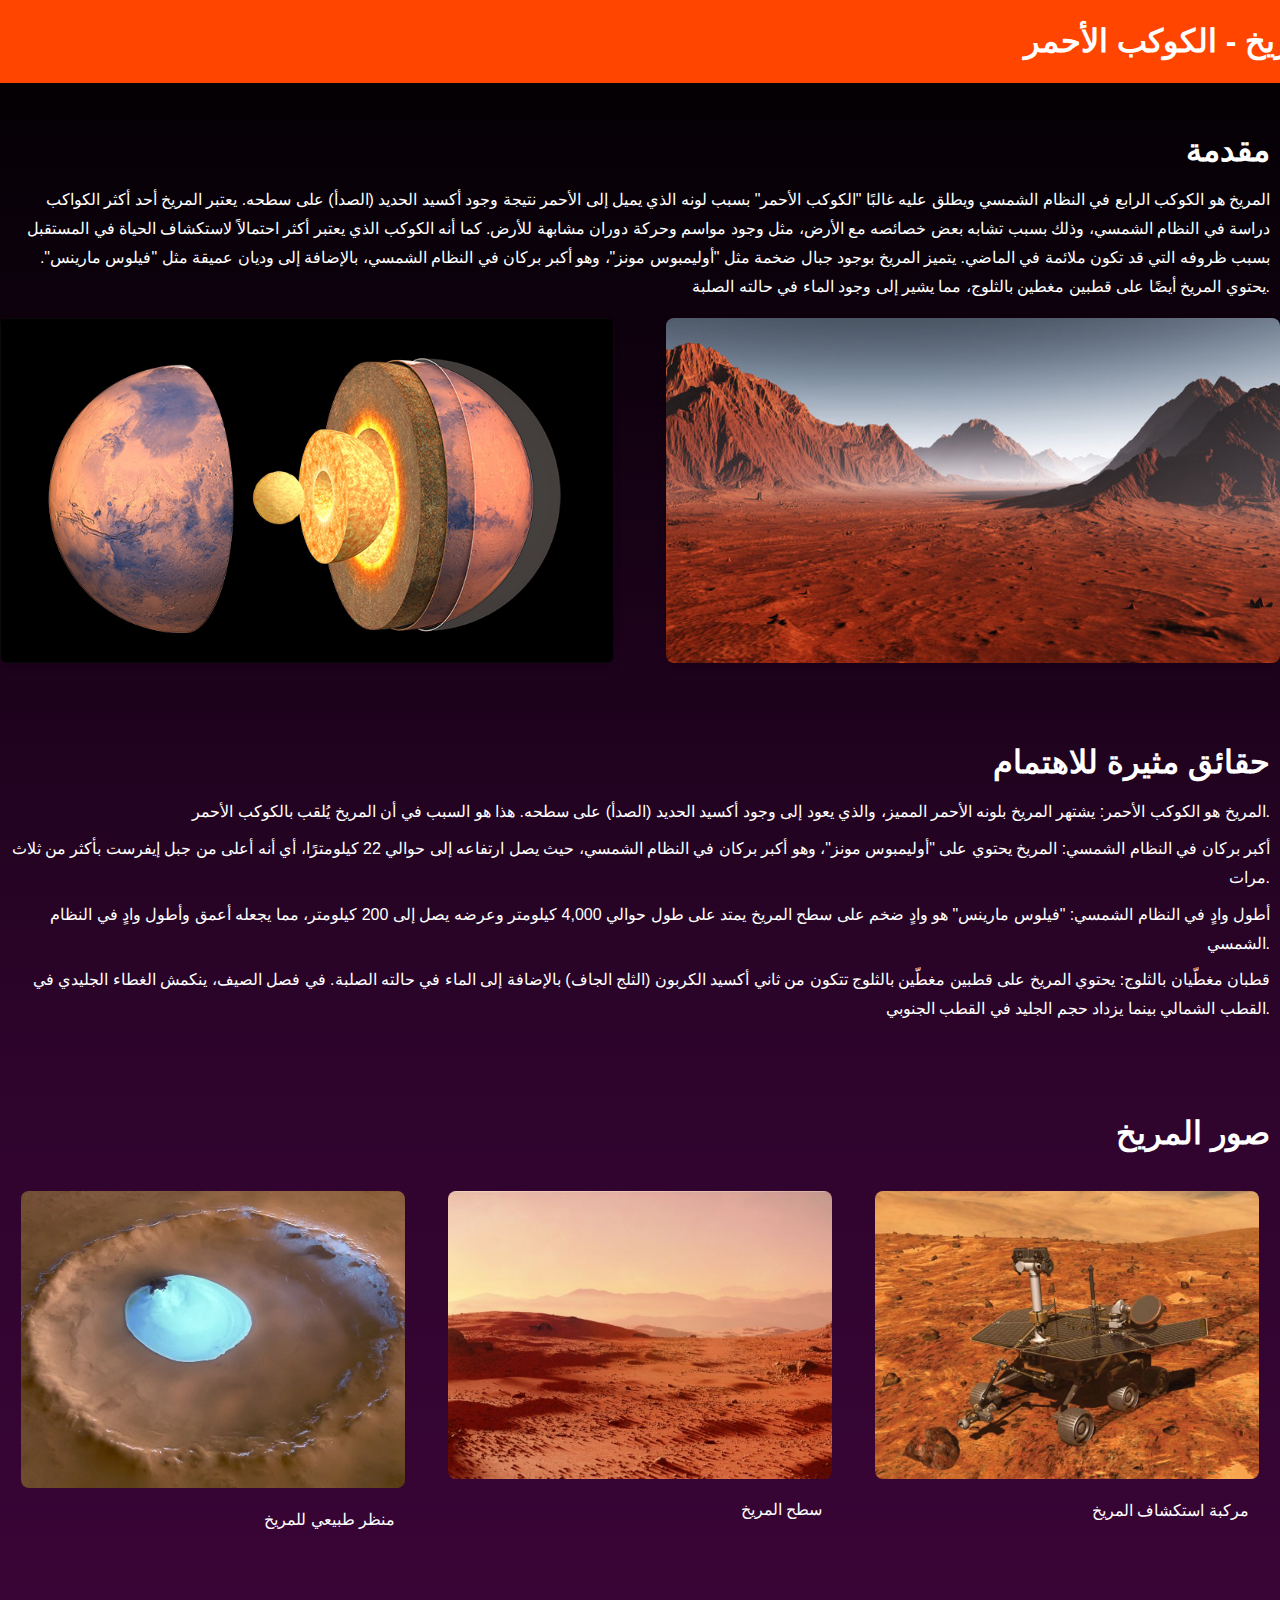
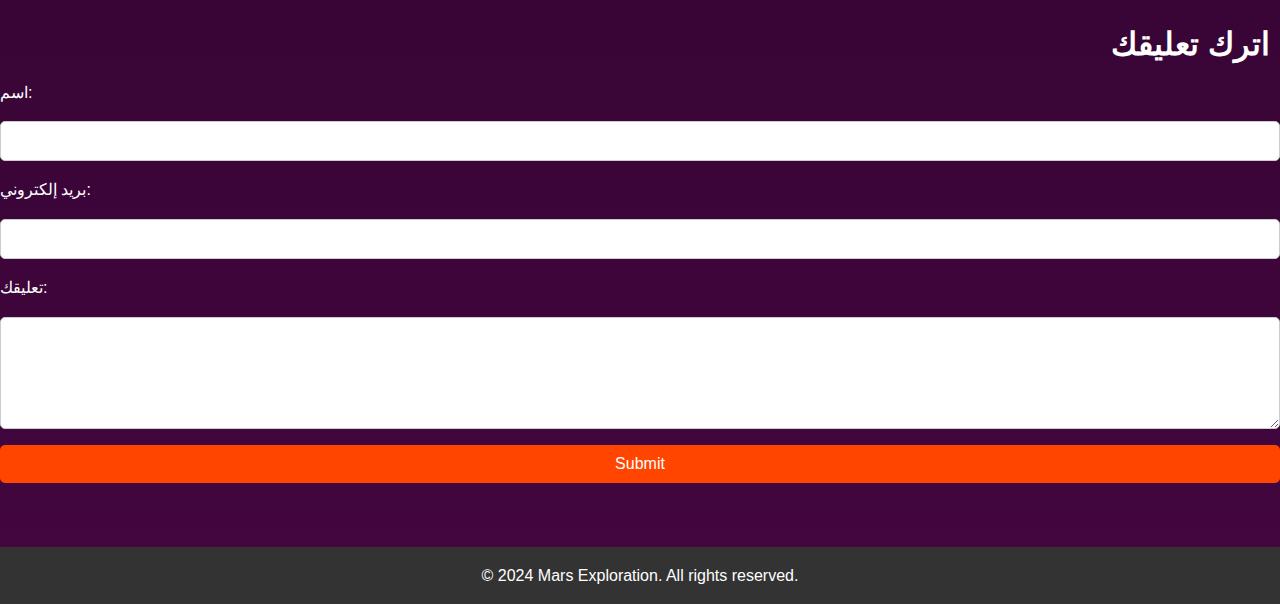
<file: mars.html>
<!DOCTYPE html>
<html lang="en">
<head>
    <meta charset="UTF-8">
    <meta name="viewport" content="width=device-width, initial-scale=1.0">
    <meta name="description" content="Learn all about Mars, its features, exploration missions, and more.">
    <title>Mars - The Red Planet</title>
    <link rel="stylesheet" href="style1.css">
</head>
<body>
    <header>
        <div class="container">
            <h1>المريخ - الكوكب الأحمر</h1>
            <nav>
                <ul>
                    <li><a href="#intro">مقدمة</a></li>
                    <li><a href="#facts">حقائق</a></li>
                    <li><a href="#images">الصور</a></li>
                    <li><a href="#comment">تعليق</a></li>
                </ul>
            </nav>
        </div>
    </header>
    
    <section id="intro">
        <div class="container">
            <h2>مقدمة</h2>
            <p>المريخ هو الكوكب الرابع في النظام الشمسي ويطلق عليه غالبًا "الكوكب الأحمر" بسبب لونه الذي يميل إلى الأحمر نتيجة وجود أكسيد الحديد (الصدأ) على سطحه. يعتبر المريخ أحد أكثر الكواكب دراسة في النظام الشمسي، وذلك بسبب تشابه بعض خصائصه مع الأرض، مثل وجود مواسم وحركة دوران مشابهة للأرض. كما أنه الكوكب الذي يعتبر أكثر احتمالاً لاستكشاف الحياة في المستقبل بسبب ظروفه التي قد تكون ملائمة في الماضي.

                يتميز المريخ بوجود جبال ضخمة مثل "أوليمبوس مونز"، وهو أكبر بركان في النظام الشمسي، بالإضافة إلى وديان عميقة مثل "فيلوس مارينس". يحتوي المريخ أيضًا على قطبين مغطين بالثلوج، مما يشير إلى وجود الماء في حالته الصلبة.</p>
            <div class="intro-images">
                <img src="inside.jpg" alt="Mars Landscape 1">
                <img src="mars_landscape2.jpg" alt="Mars Landscape 2">
            </div>
        </div>
    </section>
    
    <section id="facts">
        <div class="container">
            <h2>حقائق مثيرة للاهتمام</h2>
            <ul>
                <li>المريخ هو الكوكب الأحمر: يشتهر المريخ بلونه الأحمر المميز، والذي يعود إلى وجود أكسيد الحديد (الصدأ) على سطحه. هذا هو السبب في أن المريخ يُلقب بالكوكب الأحمر.</li>
                <li>أكبر بركان في النظام الشمسي: المريخ يحتوي على "أوليمبوس مونز"، وهو أكبر بركان في النظام الشمسي، حيث يصل ارتفاعه إلى حوالي 22 كيلومترًا، أي أنه أعلى من جبل إيفرست بأكثر من ثلاث مرات.</li>
                <li>أطول وادٍ في النظام الشمسي: "فيلوس مارينس" هو وادٍ ضخم على سطح المريخ يمتد على طول حوالي 4,000 كيلومتر وعرضه يصل إلى 200 كيلومتر، مما يجعله أعمق وأطول وادٍ في النظام الشمسي.</li>
                <li>قطبان مغطّيان بالثلوج: يحتوي المريخ على قطبين مغطّين بالثلوج تتكون من ثاني أكسيد الكربون (الثلج الجاف) بالإضافة إلى الماء في حالته الصلبة. في فصل الصيف، ينكمش الغطاء الجليدي في القطب الشمالي بينما يزداد حجم الجليد في القطب الجنوبي.

                </li>
            </ul>
        </div>
    </section>
    
    <section id="images">
        <div class="container">
            <h2>صور المريخ</h2>
            <div class="image-gallery">
                <div class="image-item">
                    <img src="imma.jpg" alt="Mars Landscape 1">
                    <p>منظر طبيعي للمريخ</p>
                </div>
                <div class="image-item">
                    <img src="sur.jpg" alt="Mars Landscape 2">
                    <p>سطح المريخ</p>
                </div>
                <div class="image-item">
                    <img src="rover.png" alt="Mars Exploration Rover">
                    <p>مركبة استكشاف المريخ</p>
                </div>
            </div>
        </div>
    </section>
    
    <section id="comment">
        <div class="container">
            <h2>اترك تعليقك</h2>
            <form action="#" method="POST">
                <label for="name">اسم:</label>
                <input type="text" id="name" name="name" required>

                <label for="email">بريد إلكتروني:</label>
                <input type="email" id="email" name="email" required>

                <label for="commentText">تعليقك:</label>
                <textarea id="commentText" name="comment" rows="5" required></textarea>

                <button type="submit">Submit</button>
            </form>
        </div>
    </section>
    
    <footer>
        <div class="container">
            <p>&copy; 2024 Mars Exploration. All rights reserved.</p>
        </div>
    </footer>
</body>
</html>
</file>
<file: style1.css>
* {
  margin: 0;
  padding: 0;
  box-sizing: border-box;
}
body {
  font-family: Arial, sans-serif;
  line-height: 1.6;
  background: linear-gradient(#000000,#2f042d,#440640);
  color: #ffffff;
}

header {
  background-color: #ff4500;
  color: #fff;
  padding: 1rem 0;
  
}

header .container {
  display: flex;
  justify-content: space-between;
  align-items: center;
}

header h1 {
  position: relative;
  font-size: 2rem;
  left: 80%;
}

nav ul {
  list-style: none;
  display: flex;
  
}

nav ul li {
  margin-left: 20px;
  position: relative;
  right: 1300px;
}

nav ul li a {
  color: #fff;
  text-decoration: none;
  font-weight: bold;
}

section {
  padding: 2rem 0;
}

section h2 {
  font-size: 2rem;
  margin-bottom: 1rem;
  position: relative;
  text-align: right;
  margin: 10px;
}

section p, section ul {
  font-size: 1rem;
  line-height: 1.8;
  position: relative;
  text-align: right;
  margin: 10px;
}

ul {
  list-style: none;
}

ul li {
  margin-bottom: 0.5rem;
}

.intro-images {
  display: flex;
  justify-content: space-between;
  margin-top: 1rem;
}

.intro-images img {
  width: 48%;
  border-radius: 8px;
  box-shadow: 0 4px 8px rgba(0, 0, 0, 0.1);
}

.image-gallery {
  display: flex;
  justify-content: space-around;
  margin-top: 2rem;
}

.image-item {
  text-align: center;
  width: 30%;
}

.image-item img {
  width: 100%;
  border-radius: 8px;
  transition: transform 0.3s ease;
}

.image-item img:hover {
  transform: scale(1.05);
}

#comment form {
  display: flex;
  flex-direction: column;
  gap: 1rem;
}

#comment form input, #comment form textarea {
  padding: 10px;
  font-size: 1rem;
  border-radius: 5px;
  border: 1px solid #ccc;
}

#comment form button {
  background-color: #ff4500;
  color: white;
  padding: 10px;
  font-size: 1rem;
  border: none;
  border-radius: 5px;
  cursor: pointer;
}

#comment form button:hover {
  background-color: #e03e00;
}

footer {
  background-color: #333;
  color: #fff;
  text-align: center;
  padding: 1rem 0;
  margin-top: 2rem;
}
</file>
